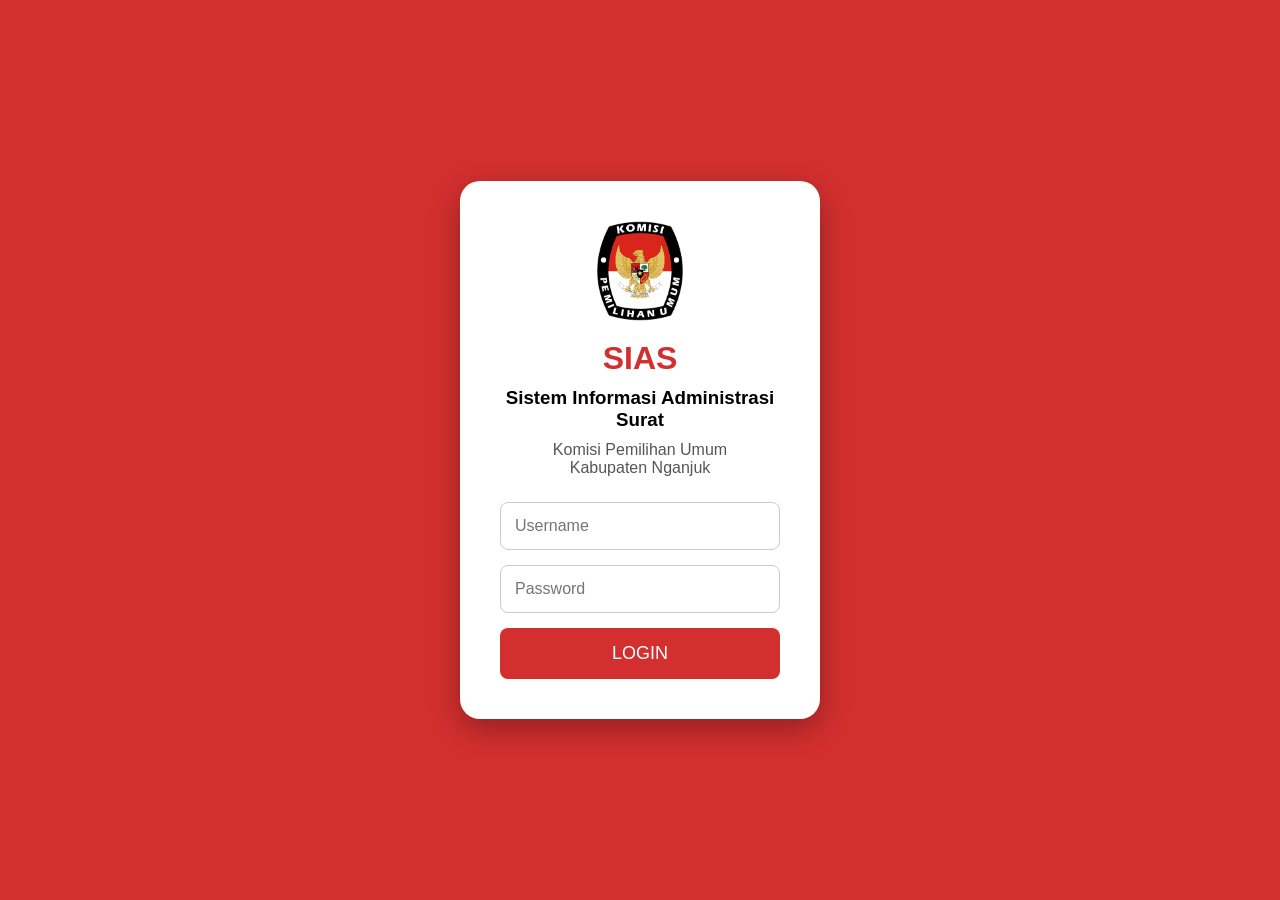
<file: index.html>
<!doctype html>
<html lang="id">
  <head>
    <meta charset="UTF-8" />

    <meta name="viewport" content="width=device-width, initial-scale=1.0" />

    <title>SIAS KPU Nganjuk</title>

    <link rel="stylesheet" href="css/style.css" />
  </head>

  <body>
    <div class="container">
      <div class="login-card">
        <img src="assets/logo.png" class="logo" />

        <h1>SIAS</h1>

        <h3>Sistem Informasi Administrasi Surat</h3>

        <p>
          Komisi Pemilihan Umum
          <br />
          Kabupaten Nganjuk
        </p>

        <input type="text" placeholder="Username" />

        <input type="password" placeholder="Password" />

        <button>LOGIN</button>
      </div>
    </div>

    <script src="js/app.js"></script>
  </body>
</html>
</file>
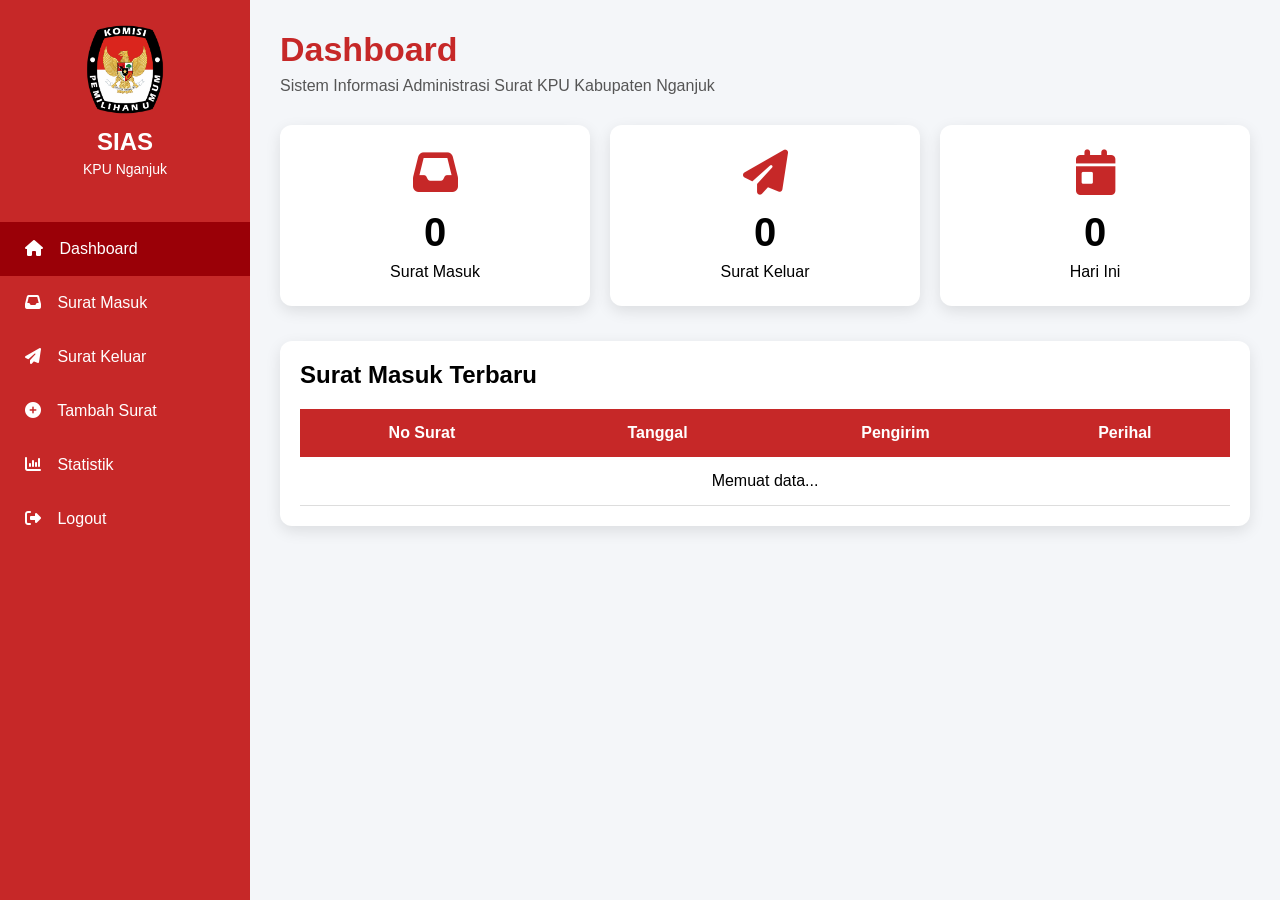
<file: dashboard.html>
<!doctype html>
<html lang="id">
  <head>
    <meta charset="UTF-8" />
    <meta name="viewport" content="width=device-width, initial-scale=1.0" />

    <title>Dashboard SIAS</title>

    <link rel="stylesheet" href="css/dashboard.css" />

    <link
      href="https://cdnjs.cloudflare.com/ajax/libs/font-awesome/6.5.2/css/all.min.css"
      rel="stylesheet"
    />
  </head>

  <body>
    <div class="sidebar">
      <div class="logo">
        <img src="assets/logo.png" />

        <h2>SIAS</h2>

        <p>KPU Nganjuk</p>
      </div>

      <ul>
        <ul>
          <li class="active" onclick="window.location.href = 'dashboard.html'">
            <i class="fas fa-house"></i>
            Dashboard
          </li>

          <li onclick="window.location.href = 'surat-masuk.html'">
            <i class="fas fa-inbox"></i>
            Surat Masuk
          </li>

          <li onclick="window.location.href = 'surat-keluar.html'">
            <i class="fas fa-paper-plane"></i>
            Surat Keluar
          </li>

          <li onclick="window.location.href = 'tambah-surat.html'">
            <i class="fas fa-plus-circle"></i>
            Tambah Surat
          </li>

          <li onclick="window.location.href = 'statistik.html'">
            <i class="fas fa-chart-column"></i>
            Statistik
          </li>

          <li onclick="window.location.href = 'index.html'">
            <i class="fas fa-right-from-bracket"></i>
            Logout
          </li>
        </ul>
      </ul>
    </div>

    <div class="content">
      <div class="header">
        <h1>Dashboard</h1>

        <p>Sistem Informasi Administrasi Surat KPU Kabupaten Nganjuk</p>
      </div>

      <div class="cards">
        <div class="card">
          <i class="fas fa-inbox"></i>

          <h2 id="masuk">0</h2>

          <p>Surat Masuk</p>
        </div>

        <div class="card">
          <i class="fas fa-paper-plane"></i>

          <h2 id="keluar">0</h2>

          <p>Surat Keluar</p>
        </div>

        <div class="card">
          <i class="fas fa-calendar-day"></i>

          <h2 id="hariini">0</h2>

          <p>Hari Ini</p>
        </div>
      </div>

      <div class="table-box">
        <h2>Surat Masuk Terbaru</h2>

        <table>
          <thead>
            <tr>
              <th>No Surat</th>

              <th>Tanggal</th>

              <th>Pengirim</th>

              <th>Perihal</th>
            </tr>
          </thead>

          <tbody id="suratTerbaru">
            <tr>
              <td colspan="4">Memuat data...</td>
            </tr>
          </tbody>
        </table>
      </div>
    </div>

    <script src="js/config.js"></script>
    <script src="js/dashboard.js"></script>
  </body>
</html>
</file>
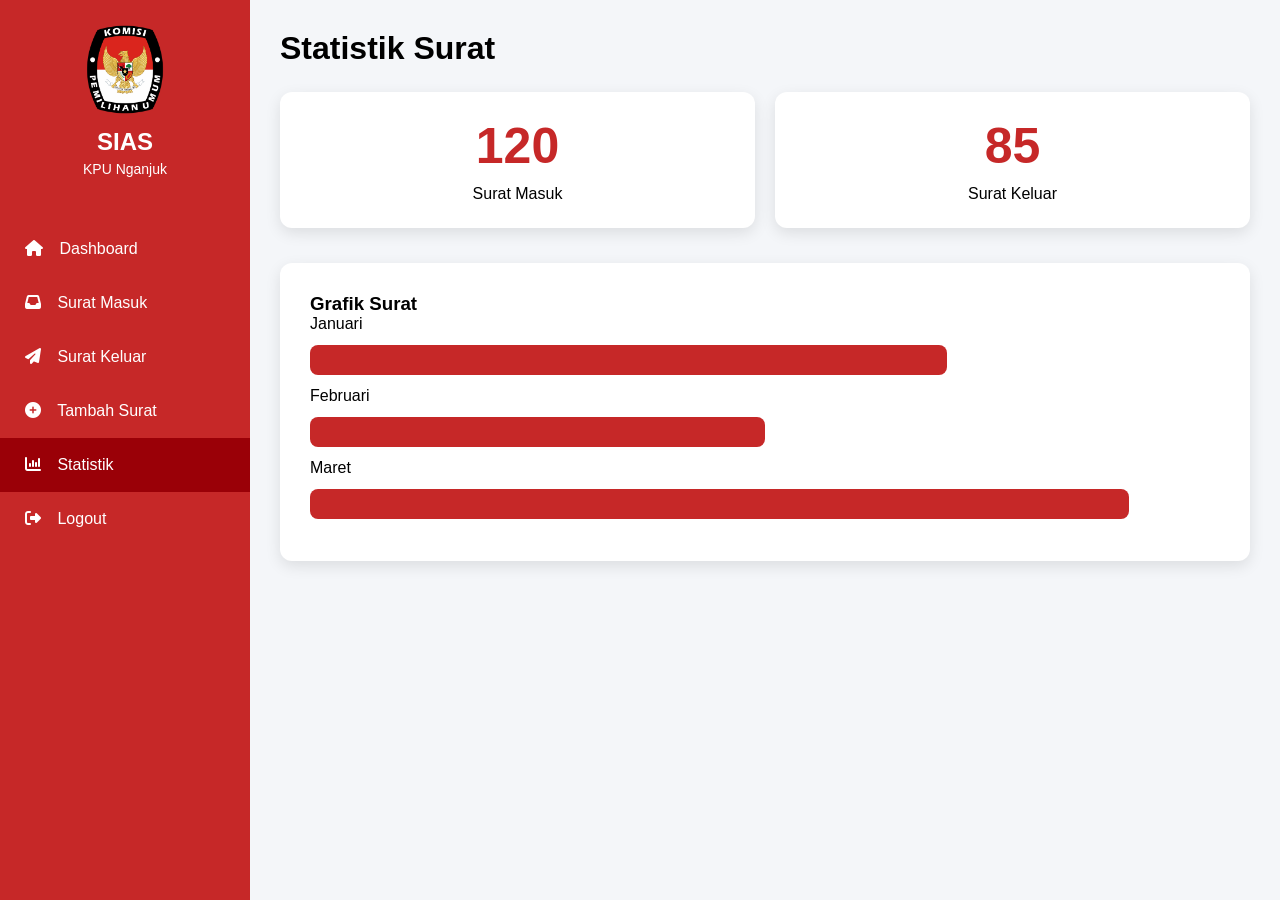
<file: statistik.html>
<!doctype html>
<html lang="id">
  <head>
    <meta charset="UTF-8" />

    <meta name="viewport" content="width=device-width, initial-scale=1.0" />

    <title>Statistik</title>

    <link rel="stylesheet" href="css/dashboard.css" />

    <link
      href="https://cdnjs.cloudflare.com/ajax/libs/font-awesome/6.5.2/css/all.min.css"
      rel="stylesheet"
    />

    <style>
      .statistik {
        display: flex;
        gap: 20px;
        margin-top: 25px;
      }

      .box {
        flex: 1;

        background: white;

        padding: 25px;

        border-radius: 12px;

        box-shadow: 0 5px 15px rgba(0, 0, 0, 0.1);

        text-align: center;
      }

      .box h2 {
        font-size: 50px;

        color: #c62828;
      }

      .box p {
        margin-top: 10px;
      }

      .chart {
        margin-top: 35px;

        background: white;

        padding: 30px;

        border-radius: 12px;

        box-shadow: 0 5px 15px rgba(0, 0, 0, 0.1);
      }

      .bar {
        height: 30px;

        background: #c62828;

        margin: 12px 0;

        border-radius: 8px;
      }
    </style>
  </head>

  <body>
    <div class="sidebar">
      <div class="logo">
        <img src="assets/logo.png" />

        <h2>SIAS</h2>

        <p>KPU Nganjuk</p>
      </div>

      <ul>
        <li onclick="location.href = 'dashboard.html'">
          <i class="fas fa-house"></i>
          Dashboard
        </li>

        <li onclick="location.href = 'surat-masuk.html'">
          <i class="fas fa-inbox"></i>
          Surat Masuk
        </li>

        <li onclick="location.href = 'surat-keluar.html'">
          <i class="fas fa-paper-plane"></i>
          Surat Keluar
        </li>

        <li onclick="location.href = 'tambah-surat.html'">
          <i class="fas fa-plus-circle"></i>
          Tambah Surat
        </li>

        <li class="active">
          <i class="fas fa-chart-column"></i>
          Statistik
        </li>

        <li onclick="location.href = 'index.html'">
          <i class="fas fa-right-from-bracket"></i>
          Logout
        </li>
      </ul>
    </div>

    <div class="content">
      <h1>Statistik Surat</h1>

      <div class="statistik">
        <div class="box">
          <h2>120</h2>

          <p>Surat Masuk</p>
        </div>

        <div class="box">
          <h2>85</h2>

          <p>Surat Keluar</p>
        </div>
      </div>

      <div class="chart">
        <h3>Grafik Surat</h3>

        <p>Januari</p>

        <div class="bar" style="width: 70%"></div>

        <p>Februari</p>

        <div class="bar" style="width: 50%"></div>

        <p>Maret</p>

        <div class="bar" style="width: 90%"></div>
      </div>
    </div>
  </body>
</html>
</file>
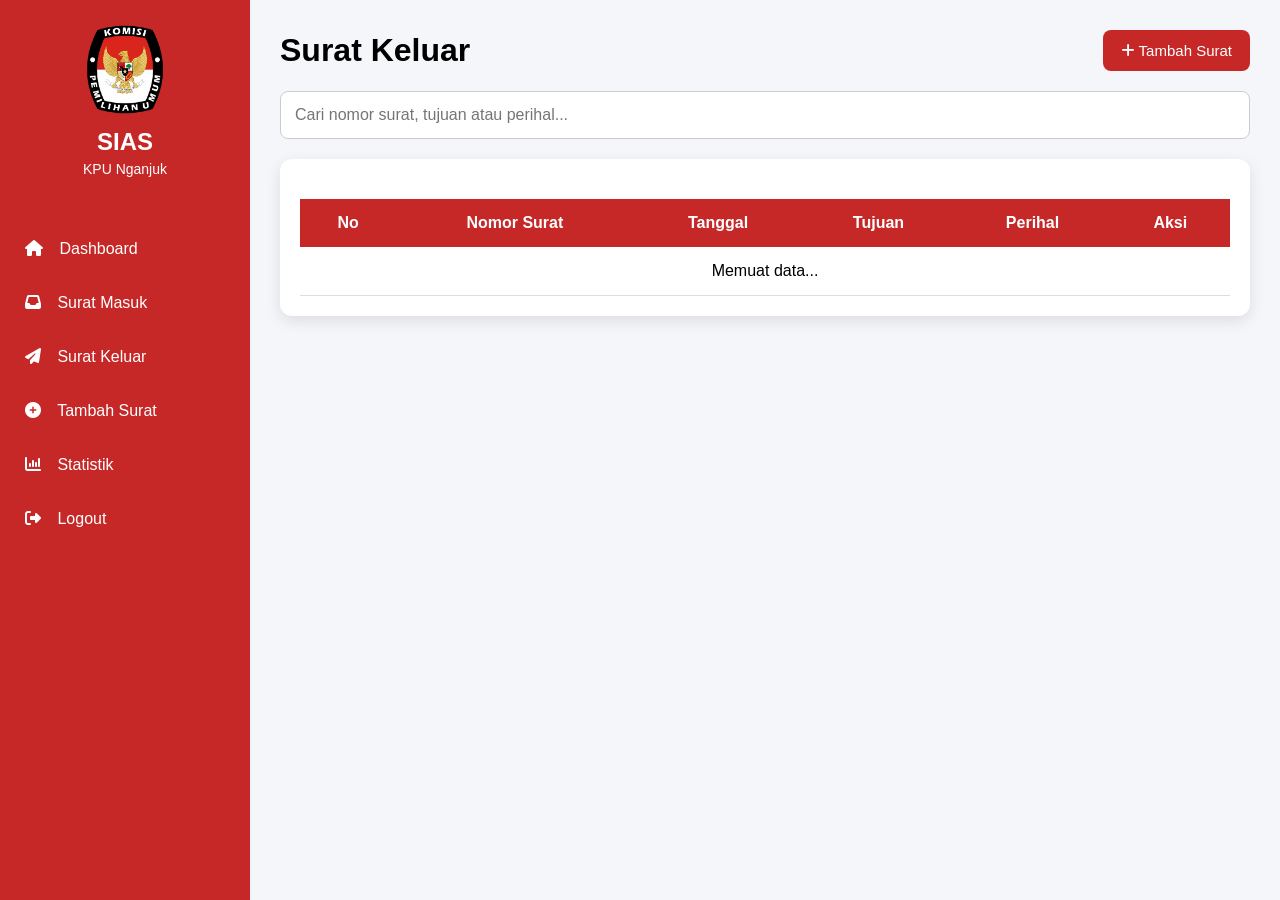
<file: surat-keluar.html>
<!doctype html>
<html lang="id">
  <head>
    <meta charset="UTF-8" />

    <meta name="viewport" content="width=device-width, initial-scale=1.0" />

    <title>Surat Keluar</title>

    <link rel="stylesheet" href="css/dashboard.css" />

    <link rel="stylesheet" href="css/surat.css" />

    <link
      href="https://cdnjs.cloudflare.com/ajax/libs/font-awesome/6.5.2/css/all.min.css"
      rel="stylesheet"
    />
  </head>

  <body>
    <div class="sidebar">
      <div class="logo">
        <img src="assets/logo.png" />

        <h2>SIAS</h2>

        <p>KPU Nganjuk</p>
      </div>

      <ul>
        <li onclick="location.href = 'dashboard.html'">
          <i class="fas fa-house"></i>
          Dashboard
        </li>

        <li>
          <i class="fas fa-inbox"></i>
          Surat Masuk
        </li>

        <li onclick="location.href = 'surat-keluar.html'">
          <i class="fas fa-paper-plane"></i>
          Surat Keluar
        </li>

        <li onclick="location.href = 'tambah-surat.html'">
          <i class="fas fa-plus-circle"></i>
          Tambah Surat
        </li>

        <li>
          <i class="fas fa-chart-column"></i>
          Statistik
        </li>

        <li onclick="location.href = 'index.html'">
          <i class="fas fa-right-from-bracket"></i>
          Logout
        </li>
      </ul>
    </div>

    <div class="content">
      <div class="header-top">
        <h1>Surat Keluar</h1>

        <button class="btnTambah">
          <i class="fas fa-plus"></i>

          Tambah Surat
        </button>
      </div>

      <div class="search-box">
        <input
          type="text"
          id="cari"
          placeholder="Cari nomor surat, tujuan atau perihal..."
        />
      </div>

      <div class="table-box">
        <table>
          <thead>
            <tr>
              <th>No</th>

              <th>Nomor Surat</th>

              <th>Tanggal</th>

              <th>Tujuan</th>

              <th>Perihal</th>

              <th>Aksi</th>
            </tr>
          </thead>

          <tbody id="tbody">
            <tr>
              <td colspan="6">Memuat data...</td>
            </tr>
          </tbody>
        </table>
      </div>
    </div>

    <script src="js/config.js"></script>

    <script src="js/surat-keluar.js"></script>
  </body>
</html>
</file>
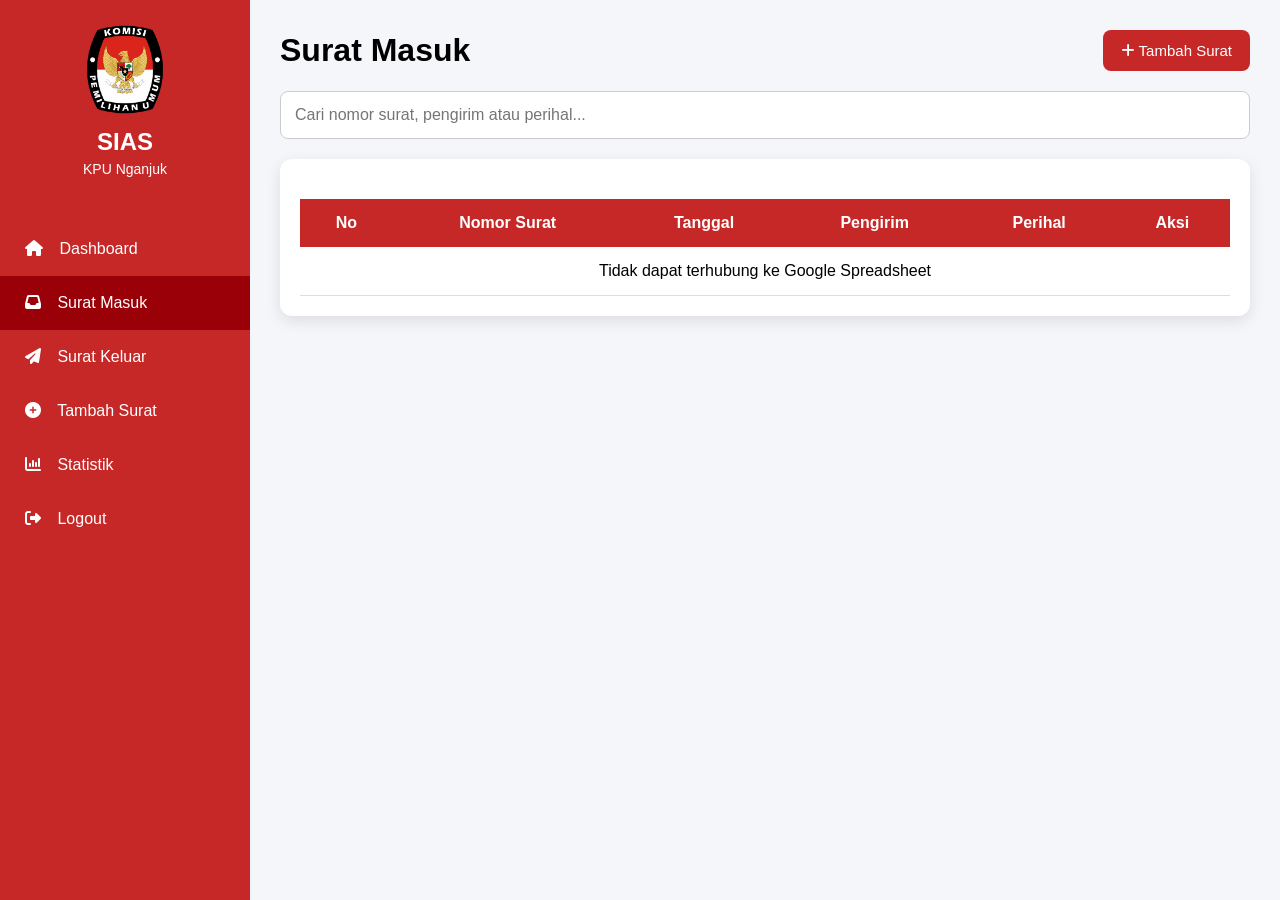
<file: surat-masuk.html>
<!doctype html>
<html lang="id">
  <head>
    <meta charset="UTF-8" />

    <meta name="viewport" content="width=device-width, initial-scale=1.0" />

    <title>Surat Masuk</title>

    <link rel="stylesheet" href="css/dashboard.css" />

    <link rel="stylesheet" href="css/surat.css" />

    <link
      href="https://cdnjs.cloudflare.com/ajax/libs/font-awesome/6.5.2/css/all.min.css"
      rel="stylesheet"
    />
  </head>

  <body>
    <div class="sidebar">
      <div class="logo">
        <img src="assets/logo.png" />

        <h2>SIAS</h2>

        <p>KPU Nganjuk</p>
      </div>

      <ul>
        <li onclick="location.href = 'dashboard.html'">
          <i class="fas fa-house"></i>
          Dashboard
        </li>

        <li class="active">
          <i class="fas fa-inbox"></i>
          Surat Masuk
        </li>

        <li onclick="location.href = 'surat-keluar.html'">
          <i class="fas fa-paper-plane"></i>
          Surat Keluar
        </li>

        <li onclick="location.href = 'tambah-surat.html'">
          <i class="fas fa-plus-circle"></i>
          Tambah Surat
        </li>

        <li>
          <i class="fas fa-chart-column"></i>
          Statistik
        </li>

        <li onclick="location.href = 'index.html'">
          <i class="fas fa-right-from-bracket"></i>
          Logout
        </li>
      </ul>
    </div>

    <div class="content">
      <div class="header-top">
        <h1>Surat Masuk</h1>

        <button class="btnTambah">
          <i class="fas fa-plus"></i>

          Tambah Surat
        </button>
      </div>

      <div class="search-box">
        <input
          type="text"
          id="cari"
          placeholder="Cari nomor surat, pengirim atau perihal..."
        />
      </div>

      <div class="table-box">
        <table>
          <thead>
            <tr>
              <th>No</th>

              <th>Nomor Surat</th>

              <th>Tanggal</th>

              <th>Pengirim</th>

              <th>Perihal</th>

              <th>Aksi</th>
            </tr>
          </thead>

          <tbody id="tbody">
            <tr>
              <td colspan="6">Memuat data...</td>
            </tr>
          </tbody>
        </table>
      </div>
    </div>

    <script src="js/config.js"></script>

    <script src="js/surat-masuk.js"></script>
  </body>
</html>
</file>
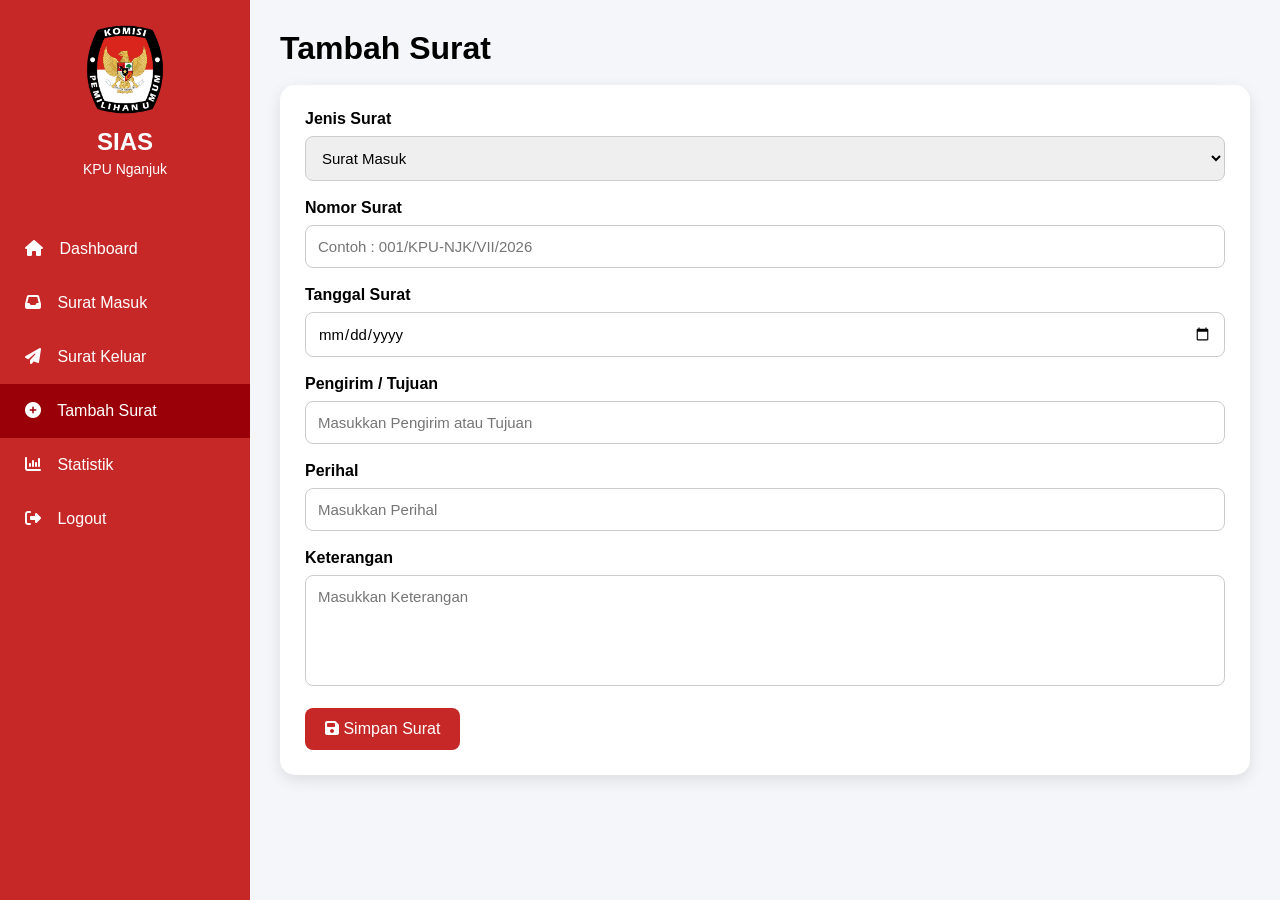
<file: tambah-surat.html>
<!DOCTYPE html>
<html lang="id">
<head>
    <meta charset="UTF-8">
    <meta name="viewport" content="width=device-width, initial-scale=1.0">
    <title>Tambah Surat - SIAS KPU Nganjuk</title>

    <link rel="stylesheet" href="css/dashboard.css">
    <link rel="stylesheet" href="css/surat.css">

    <link rel="stylesheet"
        href="https://cdnjs.cloudflare.com/ajax/libs/font-awesome/6.5.2/css/all.min.css">

    <style>

        .form-box{
            background:#fff;
            padding:25px;
            border-radius:15px;
            box-shadow:0 5px 15px rgba(0,0,0,.1);
        }

        .form-group{
            margin-bottom:18px;
        }

        .form-group label{
            display:block;
            margin-bottom:8px;
            font-weight:bold;
        }

        .form-group input,
        .form-group select,
        .form-group textarea{

            width:100%;
            padding:12px;
            border:1px solid #ccc;
            border-radius:8px;
            font-size:15px;
            box-sizing:border-box;

        }

        textarea{
            resize:none;
        }

        .btnSimpan{

            background:#c62828;
            color:white;
            border:none;
            padding:12px 20px;
            border-radius:8px;
            cursor:pointer;
            font-size:16px;

        }

        .btnSimpan:hover{

            background:#a91d1d;

        }

    </style>

</head>

<body>

<div class="sidebar">

<div class="logo">

<img src="assets/logo.png">

<h2>SIAS</h2>

<p>KPU Nganjuk</p>

</div>

<ul>

<li onclick="location.href='dashboard.html'">

<i class="fas fa-house"></i>

Dashboard

</li>

<li onclick="location.href='surat-masuk.html'">

<i class="fas fa-inbox"></i>

Surat Masuk

</li>

<li onclick="location.href='surat-keluar.html'">

<i class="fas fa-paper-plane"></i>

Surat Keluar

</li>

<li class="active">

<i class="fas fa-plus-circle"></i>

Tambah Surat

</li>

<li onclick="location.href='statistik.html'">

<i class="fas fa-chart-column"></i>

Statistik

</li>

<li onclick="location.href='index.html'">

<i class="fas fa-right-from-bracket"></i>

Logout

</li>

</ul>

</div>

<div class="content">

<h1>Tambah Surat</h1>

<br>

<div class="form-box">

<div class="form-group">

<label>Jenis Surat</label>

<select id="jenis">

<option>Surat Masuk</option>

<option>Surat Keluar</option>

</select>

</div>

<div class="form-group">

<label>Nomor Surat</label>

<input
type="text"
id="nomor"
placeholder="Contoh : 001/KPU-NJK/VII/2026">

</div>

<div class="form-group">

<label>Tanggal Surat</label>

<input
type="date"
id="tanggal">

</div>

<div class="form-group">

<label>Pengirim / Tujuan</label>

<input
type="text"
id="pengirim"
placeholder="Masukkan Pengirim atau Tujuan">

</div>

<div class="form-group">

<label>Perihal</label>

<input
type="text"
id="perihal"
placeholder="Masukkan Perihal">

</div>

<div class="form-group">

<label>Keterangan</label>

<textarea
id="keterangan"
rows="5"
placeholder="Masukkan Keterangan"></textarea>

</div>

<button
class="btnSimpan"
onclick="simpanSurat()">

<i class="fas fa-save"></i>

Simpan Surat

</button>

</div>

</div>

<script src="js/config.js"></script>

<script src="js/tambah-surat.js"></script>

</body>

</html>
</file>
<file: css/style.css>
*{
margin:0;
padding:0;
box-sizing:border-box;
font-family:Arial,Helvetica,sans-serif;
}

body{

background:#d32f2f;

height:100vh;

display:flex;

justify-content:center;

align-items:center;

}

.container{

width:100%;

display:flex;

justify-content:center;

}

.login-card{

background:white;

padding:40px;

border-radius:20px;

width:360px;

text-align:center;

box-shadow:0px 10px 30px rgba(0,0,0,.3);

}

.logo{

width:90px;

margin-bottom:15px;

}

h1{

color:#d32f2f;

margin-bottom:10px;

}

h3{

margin-bottom:10px;

}

p{

margin-bottom:25px;

color:#555;

}

input{

width:100%;

padding:14px;

margin-bottom:15px;

border:1px solid #ccc;

border-radius:8px;

font-size:16px;

}

button{

width:100%;

padding:15px;

background:#d32f2f;

color:white;

border:none;

border-radius:8px;

font-size:18px;

cursor:pointer;

transition:.3s;

}

button:hover{

background:#b71c1c;

}
</file>
<file: css/dashboard.css>
* {
  margin: 0;
  padding: 0;
  box-sizing: border-box;
  font-family: Arial, sans-serif;
}

body {
  display: flex;
  background: #f4f6f9;
}

.sidebar {
  width: 250px;

  height: 100vh;

  background: #c62828;

  color: white;

  position: fixed;

  left: 0;

  top: 0;
}

.logo {
  text-align: center;

  padding: 25px;
}

.logo img {
  width: 80px;

  margin-bottom: 10px;
}

.logo h2 {
  margin-bottom: 5px;
}

.logo p {
  font-size: 14px;
}

.sidebar ul {
  list-style: none;

  margin-top: 20px;
}

.sidebar li {
  padding: 18px 25px;

  cursor: pointer;

  transition: 0.3s;
}

.sidebar li:hover {
  background: #b71c1c;
}

.active {
  background: #9a0007;
}

.sidebar i {
  margin-right: 12px;
}

.content {
  margin-left: 250px;

  padding: 30px;

  width: 100%;
}

.header {
  margin-bottom: 30px;
}

.header h1 {
  font-size: 34px;

  color: #c62828;
}

.header p {
  margin-top: 8px;

  color: #555;
}

.cards {
  display: flex;

  gap: 20px;

  margin-bottom: 35px;
}

.card {
  background: white;

  flex: 1;

  padding: 25px;

  border-radius: 12px;

  box-shadow: 0 5px 15px rgba(0, 0, 0, 0.1);

  text-align: center;
}

.card i {
  font-size: 45px;

  color: #c62828;

  margin-bottom: 15px;
}

.card h2 {
  font-size: 40px;

  margin-bottom: 8px;
}

.table-box {
  background: white;

  padding: 20px;

  border-radius: 12px;

  box-shadow: 0 5px 15px rgba(0, 0, 0, 0.1);
}

table {
  width: 100%;

  border-collapse: collapse;

  margin-top: 20px;
}

th {
  background: #c62828;

  color: white;

  padding: 15px;
}

td {
  padding: 15px;

  border-bottom: 1px solid #ddd;

  text-align: center;
}
</file>
<file: css/surat.css>
.header-top {
  display: flex;

  justify-content: space-between;

  align-items: center;

  margin-bottom: 20px;
}

.btnTambah {
  background: #c62828;

  color: white;

  padding: 12px 18px;

  border: none;

  border-radius: 8px;

  cursor: pointer;

  font-size: 15px;
}

.search-box {
  margin-bottom: 20px;
}

.search-box input {
  width: 100%;

  padding: 14px;

  border-radius: 8px;

  border: 1px solid #ccc;

  font-size: 16px;
}
</file>
